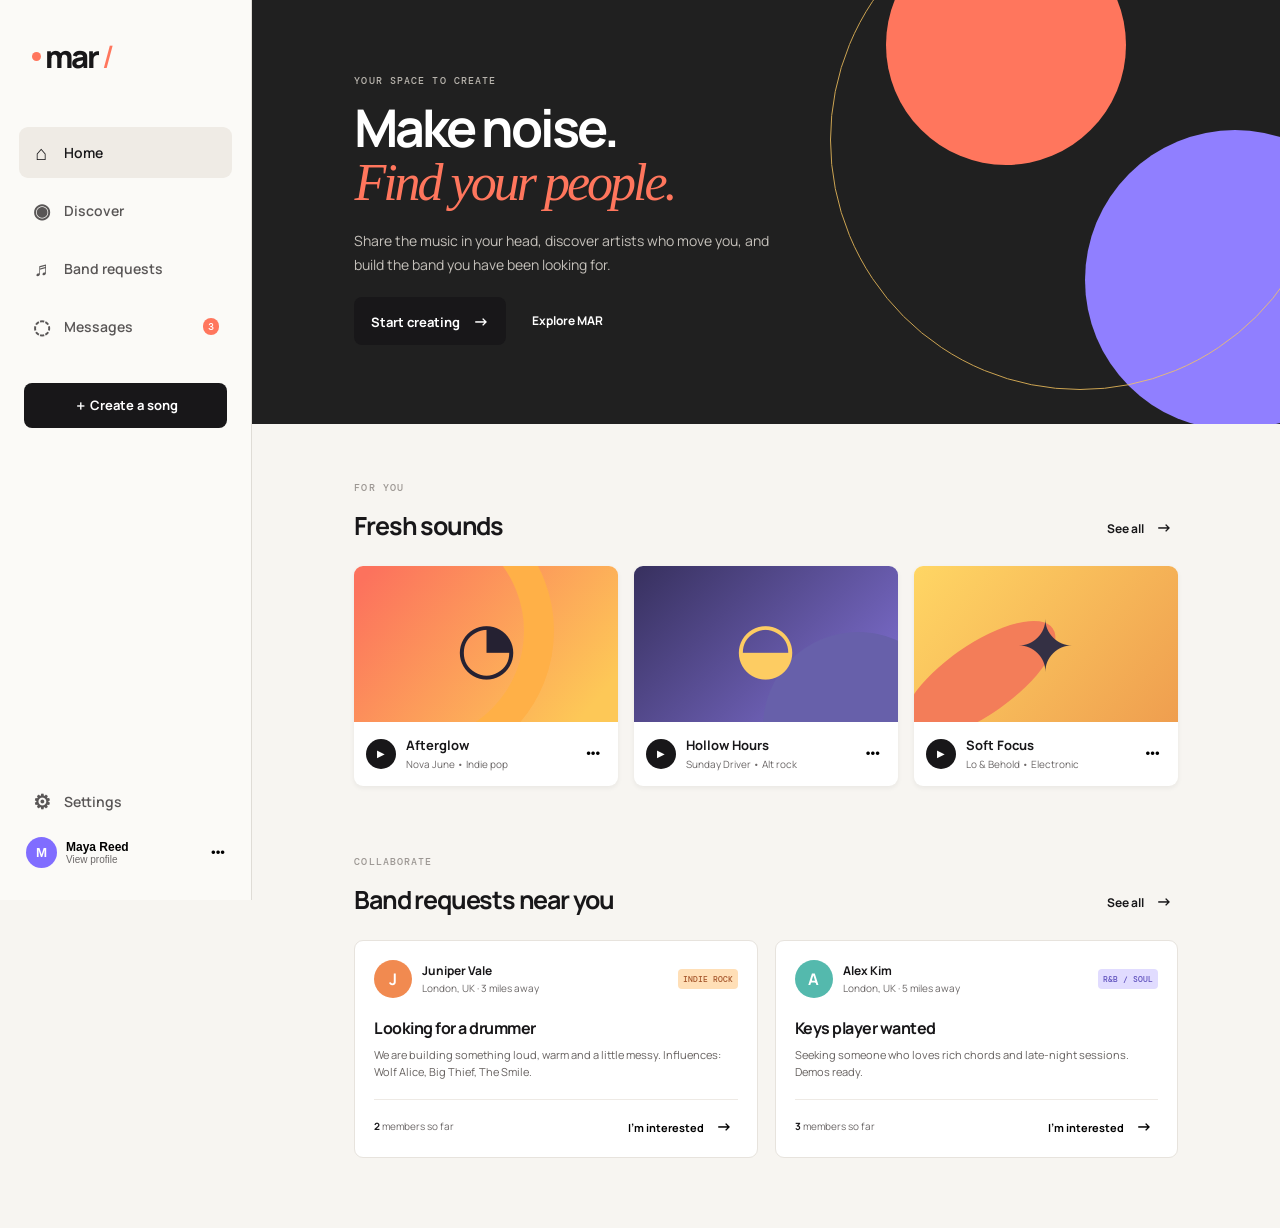
<file: index.html>
<!doctype html>
<html lang="en">
  <head>
    <meta charset="UTF-8" />
    <meta name="viewport" content="width=device-width, initial-scale=1.0" />
    <meta name="theme-color" content="#202020" />
    <meta name="apple-mobile-web-app-capable" content="yes" />
    <link rel="manifest" href="manifest.webmanifest" />
    <title>MAR — Make music. Meet your band.</title>
    <link rel="preconnect" href="https://fonts.googleapis.com" />
    <link rel="preconnect" href="https://fonts.gstatic.com" crossorigin />
    <link href="https://fonts.googleapis.com/css2?family=DM+Mono:wght@400;500&family=Manrope:wght@400;500;600;700;800&display=swap" rel="stylesheet" />
    <link rel="stylesheet" href="style.css" />
    <link rel="stylesheet" href="pages.css" />
    <link rel="stylesheet" href="call-interface.css" />
  </head>
  <body>
    <div class="app-shell">
      <aside class="sidebar">
        <a class="brand" href="#"><span class="brand-dot"></span>mar<span class="brand-mark">/</span></a>
        <nav>
          <button class="nav-item active" data-page="home"><span>⌂</span> Home</button>
          <button class="nav-item" data-page="discover"><span>◉</span> Discover</button>
          <button class="nav-item" data-page="bands"><span>♬</span> Band requests</button>
          <button class="nav-item" data-page="messages"><span>◌</span> Messages <b>3</b></button>
        </nav>
        <button class="create-button" id="createSong">＋ Create a song</button>
        <div class="sidebar-bottom">
          <button class="nav-item"><span>⚙</span> Settings</button>
          <button class="user-card"><span class="avatar small purple">M</span><span><strong>Maya Reed</strong><em>View profile</em></span><i>•••</i></button>
        </div>
      </aside>

      <main>
        <header class="mobile-header"><a class="brand" href="#"><span class="brand-dot"></span>mar<span class="brand-mark">/</span></a><button aria-label="menu">☰</button></header>
        <section class="hero">
          <p class="eyebrow">YOUR SPACE TO CREATE</p>
          <h1>Make noise.<br /><em>Find your people.</em></h1>
          <p class="hero-copy">Share the music in your head, discover artists who move you, and build the band you have been looking for.</p>
          <div class="hero-actions"><button class="primary" id="startCreating">Start creating <span>→</span></button><button class="text-button">Explore MAR</button></div>
          <div class="orb orb-one"></div><div class="orb orb-two"></div><div class="orb orb-three"></div>
        </section>

        <section class="content-section">
          <div class="section-heading"><div><p class="eyebrow">FOR YOU</p><h2>Fresh sounds</h2></div><button class="see-all">See all <span>→</span></button></div>
          <div class="tracks">
            <article class="track-card coral"><div class="cover cover-one"><span>◔</span></div><div class="track-info"><button class="play" aria-label="play">▶</button><div><h3>Afterglow</h3><p>Nova June <span>•</span> Indie pop</p></div><button class="more">•••</button></div></article>
            <article class="track-card blue"><div class="cover cover-two"><span>◒</span></div><div class="track-info"><button class="play" aria-label="play">▶</button><div><h3>Hollow Hours</h3><p>Sunday Driver <span>•</span> Alt rock</p></div><button class="more">•••</button></div></article>
            <article class="track-card yellow"><div class="cover cover-three"><span>✦</span></div><div class="track-info"><button class="play" aria-label="play">▶</button><div><h3>Soft Focus</h3><p>Lo &amp; Behold <span>•</span> Electronic</p></div><button class="more">•••</button></div></article>
          </div>
        </section>

        <section class="content-section requests-section">
          <div class="section-heading"><div><p class="eyebrow">COLLABORATE</p><h2>Band requests near you</h2></div><button class="see-all">See all <span>→</span></button></div>
          <div class="requests">
            <article class="request-card"><div class="request-top"><span class="avatar orange">J</span><div><h3>Juniper Vale</h3><p>London, UK · 3 miles away</p></div><span class="genre">INDIE ROCK</span></div><h4>Looking for a drummer</h4><p class="request-text">We are building something loud, warm and a little messy. Influences: Wolf Alice, Big Thief, The Smile.</p><div class="request-footer"><span><b>2</b> members so far</span><button class="join">I’m interested <span>→</span></button></div></article>
            <article class="request-card"><div class="request-top"><span class="avatar mint">A</span><div><h3>Alex Kim</h3><p>London, UK · 5 miles away</p></div><span class="genre violet">R&amp;B / SOUL</span></div><h4>Keys player wanted</h4><p class="request-text">Seeking someone who loves rich chords and late-night sessions. Demos ready.</p><div class="request-footer"><span><b>3</b> members so far</span><button class="join">I’m interested <span>→</span></button></div></article>
          </div>
        </section>
      </main>
    </div>
    <div class="modal" id="modal" aria-hidden="true"><div class="modal-card"><button class="close" id="closeModal">×</button><p class="eyebrow">NEW SONG</p><h2>What are you making?</h2><input placeholder="Give your song a title" autofocus /><div class="record-row"><button class="record">●</button><span>Tap to start recording</span></div><button class="primary full">Create song <span>→</span></button></div></div>
    <div class="video-call" id="videoCall"><div class="call-room"><div class="call-header"><strong>MAR band room</strong><span>● Live</span></div><video id="camera" autoplay muted playsinline></video><div class="call-controls"><button title="Microphone">🎙</button><button title="Camera">◉</button><button class="end" id="endCall">☎</button></div></div></div>
    <div class="modal" id="bandModal"><div class="modal-card band-dialog"><button class="close" id="closeBand">×</button><p class="eyebrow">NEW BAND</p><h2>Start a band</h2><input id="bandName" placeholder="Band name" /><input placeholder="Your genre, e.g. Indie rock" /><textarea placeholder="Who are you looking for?"></textarea><button class="primary full" id="makeBand">Create band <span>→</span></button></div></div>
    <nav class="mobile-nav"><button class="active">⌂<span>Home</span></button><button>◉<span>Discover</span></button><button>♬<span>Bands</span></button><button>◌<span>Inbox</span></button></nav>
    <script src="app.js"></script>
  </body>
</html>
</file>
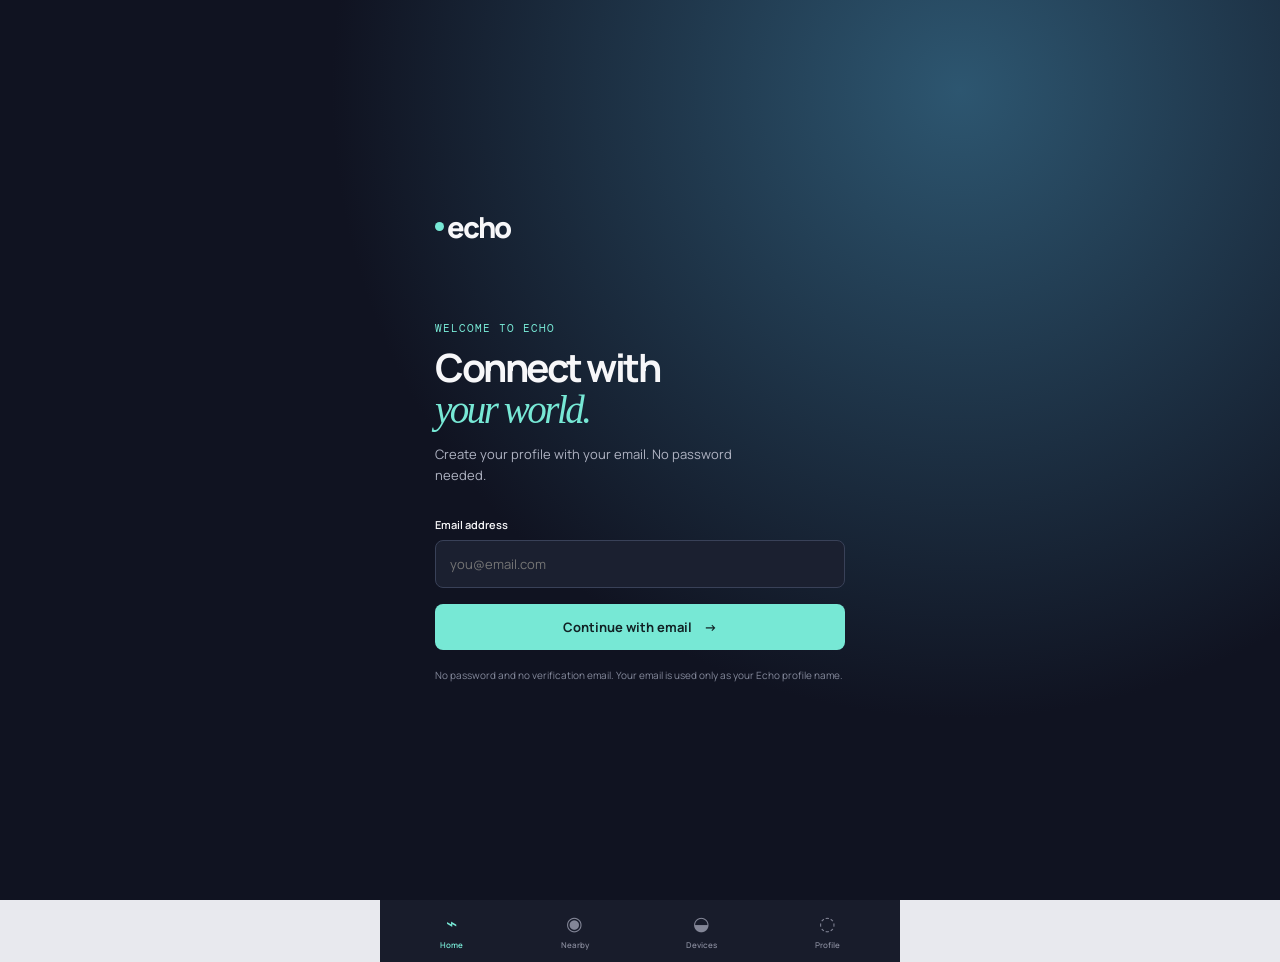
<file: echo/index.html>
<!doctype html>
<html lang="en">
<head>
  <meta charset="UTF-8" />
  <meta name="viewport" content="width=device-width, initial-scale=1.0" />
  <meta name="theme-color" content="#101321" />
  <title>Echo — Bluetooth, made human</title>
  <link rel="stylesheet" href="style.css" />
</head>
<body>
  <section class="auth-screen" id="authScreen">
    <div class="auth-card">
      <div class="wordmark"><i></i>echo</div>
      <p class="auth-eyebrow">WELCOME TO ECHO</p>
      <h1>Connect with<br><em>your world.</em></h1>
      <p class="auth-copy">Create your profile with your email. No password needed.</p>
      <form id="emailForm"><label for="email">Email address</label><input id="email" type="email" autocomplete="email" placeholder="you@email.com" required /><button>Continue with email <span>→</span></button></form>
      <p class="auth-note">No password and no verification email. Your email is used only as your Echo profile name.</p>
    </div>
  </section>
  <main class="phone">
    <header><div class="wordmark"><i></i>echo</div><button class="profile">K</button></header>
    <section class="welcome"><p>GOOD EVENING, KADE</p><h1>Everything<br><em>in sync.</em></h1></section>
    <section class="headphones card" id="headphones">
      <div class="device-icon">◖<span>◗</span></div>
      <div><small>YOUR AUDIO</small><h2 id="deviceName">No headphones connected</h2><p id="deviceInfo">Connect from your phone settings</p></div>
      <button class="connect" id="connectAudio">Connect</button>
    </section>
    <section class="section-title"><div><small>NEARBY ON ECHO</small><h2>Say hello</h2></div><button id="refresh">↻</button></section>
    <section class="people" id="people">
      <article class="person"><span class="avatar one">J</span><div><h3>Jay</h3><p>12 m away · Open to chat</p></div><button class="talk">Talk</button></article>
      <article class="person"><span class="avatar two">A</span><div><h3>Amara</h3><p>24 m away · Listening now</p></div><button class="talk">Talk</button></article>
      <article class="person"><span class="avatar three">M</span><div><h3>Max</h3><p>38 m away · Open to chat</p></div><button class="talk">Talk</button></article>
    </section>
    <section class="section-title"><div><small>YOUR DEVICES</small><h2>Quick controls</h2></div><button class="add" id="addDevice">＋</button></section>
    <section class="controls">
      <button class="control"><b>◉</b><span>Speaker</span><em>Not connected</em></button>
      <button class="control"><b>⌁</b><span>Smart lights</span><em>Not connected</em></button>
      <button class="control"><b>⌕</b><span>Find device</span><em>Nearby scan</em></button>
    </section>
    <nav><button class="selected">⌁<span>Home</span></button><button>◉<span>Nearby</span></button><button>◒<span>Devices</span></button><button>◌<span>Profile</span></button></nav>
  </main>
  <div class="sheet" id="sheet"><div class="sheet-card"><button class="close">×</button><div class="call-icon">◉</div><small>VOICE REQUEST</small><h2 id="sheetName">Talk with Jay?</h2><p>They will need to accept before the call begins.</p><button class="allow" id="requestCall">Send talk request</button></div></div>
  <script src="app.js"></script>
</body>
</html>
</file>
<file: style.css>
:root{--ink:#181719;--muted:#6c6868;--paper:#f7f5f1;--coral:#ff765d;--yellow:#fecf58;--purple:#806dff;--line:#dfdcd6}*{box-sizing:border-box}body{margin:0;background:var(--paper);color:var(--ink);font-family:Manrope,Arial,sans-serif}.app-shell{display:grid;grid-template-columns:252px minmax(0,1fr);min-height:100vh}.sidebar{border-right:1px solid var(--line);background:#fbfaf7;padding:35px 19px 22px;display:flex;flex-direction:column;position:sticky;top:0;height:100vh}.brand{font-size:31px;font-weight:800;letter-spacing:-2px;color:var(--ink);text-decoration:none;display:flex;align-items:center;gap:4px;padding-left:13px}.brand-dot{width:9px;height:9px;background:var(--coral);border-radius:50%;display:inline-block}.brand-mark{color:var(--coral);font-weight:500}nav{margin-top:50px;display:grid;gap:7px}.nav-item{border:0;background:transparent;border-radius:9px;color:#595656;text-align:left;padding:12px 13px;font:600 14px Manrope;display:flex;align-items:center;gap:13px;cursor:pointer}.nav-item span{font-size:20px;width:19px;text-align:center}.nav-item.active,.nav-item:hover{background:#efebe5;color:var(--ink)}.nav-item b{margin-left:auto;background:var(--coral);color:white;font:500 10px 'DM Mono';padding:2px 5px;border-radius:10px}.create-button,.primary{border:0;background:var(--ink);color:#fff;font:700 13px Manrope;border-radius:8px;cursor:pointer}.create-button{padding:13px;margin:31px 5px}.sidebar-bottom{margin-top:auto}.user-card{display:flex;align-items:center;gap:9px;border:0;background:transparent;text-align:left;padding:10px 7px;width:100%;cursor:pointer}.user-card strong,.user-card em{display:block;font-size:12px;font-style:normal}.user-card em{color:var(--muted);font-size:10px}.user-card i{font-style:normal;margin-left:auto}.avatar{width:38px;height:38px;border-radius:50%;display:inline-grid;place-items:center;color:#fff;font-weight:700;background:#444}.avatar.small{width:31px;height:31px}.purple{background:#806dff}.orange{background:#f18a50}.mint{background:#54b9ad}main{overflow:hidden}.hero{height:424px;background:#202020;color:white;padding:74px max(8vw,68px);position:relative;overflow:hidden}.eyebrow{font:500 10px 'DM Mono';letter-spacing:1.1px;margin:0 0 14px;color:#9c9793}.hero .eyebrow{color:#b8b4ad}.hero h1{font-size:52px;letter-spacing:-3px;line-height:1.02;margin:0;position:relative;z-index:1}.hero h1 em{font-family:Georgia,serif;font-weight:400;color:var(--coral)}.hero-copy{max-width:430px;color:#c5c1bb;font-size:14px;line-height:1.7;position:relative;z-index:1;margin:20px 0}.hero-actions{display:flex;align-items:center;gap:20px;position:relative;z-index:1}.primary{padding:13px 17px}.primary span,.see-all span,.join span{margin-left:10px;font-size:16px}.text-button,.see-all{background:none;border:0;color:inherit;font:700 12px Manrope;cursor:pointer}.orb{border-radius:50%;position:absolute;filter:blur(.3px)}.orb-one{background:var(--coral);width:240px;height:240px;right:15%;top:-75px}.orb-two{background:var(--purple);width:300px;height:300px;right:-105px;top:130px;mix-blend-mode:screen}.orb-three{border:1px solid #f7c55f;width:500px;height:500px;right:-50px;top:-110px;opacity:.8}.content-section{padding:57px max(8vw,68px) 10px}.section-heading{display:flex;justify-content:space-between;align-items:flex-end;margin-bottom:23px}.section-heading h2{font-size:25px;letter-spacing:-1.2px;margin:0}.see-all{color:var(--ink);padding-bottom:5px}.tracks{display:grid;grid-template-columns:repeat(3,minmax(0,1fr));gap:16px}.track-card{border-radius:9px;overflow:hidden;background:white;box-shadow:0 2px 5px #201d1810}.cover{height:156px;position:relative;overflow:hidden;display:grid;place-items:center;font-size:70px}.cover:before,.cover:after{content:"";position:absolute;border-radius:50%}.cover-one{background:linear-gradient(130deg,#fc725d 5%,#fdc857 90%);color:#252132}.cover-one:before{width:220px;height:220px;border:30px solid #ffb047;top:-75px;left:-80px}.cover-two{background:linear-gradient(135deg,#37305e,#8373d8);color:#fdcc62}.cover-two:after{width:190px;height:190px;background:#6760aa;right:-55px;bottom:-100px}.cover-three{background:linear-gradient(130deg,#ffd664,#ef9e4f);color:#343044}.cover-three:before{width:180px;height:70px;background:#f37d59;border-radius:50%;transform:rotate(-35deg);bottom:7px;left:-25px}.cover span{z-index:1}.track-info{padding:14px 12px 15px;display:flex;align-items:center;gap:10px}.track-info h3{font-size:13px;margin:0}.track-info p{font-size:10px;color:var(--muted);margin:3px 0 0}.play{border:0;background:var(--ink);color:white;width:30px;height:30px;border-radius:50%;font-size:10px;padding-left:6px;cursor:pointer}.more{border:0;background:none;margin-left:auto;cursor:pointer}.requests-section{padding-top:59px;padding-bottom:70px}.requests{display:grid;grid-template-columns:repeat(2,minmax(0,1fr));gap:17px}.request-card{background:#fff;border:1px solid #e7e3dd;border-radius:9px;padding:19px}.request-top{display:flex;align-items:center;gap:10px}.request-top h3{font-size:12px;margin:0}.request-top p{font-size:10px;color:var(--muted);margin:2px 0}.genre{font:500 8px 'DM Mono';background:#ffdfb7;color:#a5552a;border-radius:4px;padding:5px;margin-left:auto;white-space:nowrap}.genre.violet{background:#e1dcff;color:#5e50bd}.request-card h4{font-size:16px;letter-spacing:-.5px;margin:19px 0 7px}.request-text{font-size:11px;line-height:1.55;color:#66615f;margin:0;min-height:36px}.request-footer{margin-top:17px;border-top:1px solid #eeeae5;padding-top:14px;display:flex;justify-content:space-between;align-items:center;font-size:10px;color:var(--muted)}.request-footer b{color:var(--ink)}.join{border:0;background:none;font:700 11px Manrope;cursor:pointer}.mobile-header,.mobile-nav{display:none}.modal{position:fixed;inset:0;background:#181719aa;z-index:4;display:none;place-items:center;padding:20px}.modal.show{display:grid}.modal-card{background:#faf9f6;border-radius:14px;padding:30px;width:min(410px,100%);position:relative}.modal-card h2{letter-spacing:-1px;margin:0 0 20px}.modal input{width:100%;padding:14px;border:1px solid #dcd7d0;border-radius:7px;font:14px Manrope}.close{position:absolute;right:18px;top:14px;border:0;background:none;font-size:27px;cursor:pointer}.record-row{display:flex;align-items:center;gap:10px;margin:20px 0;color:var(--muted);font-size:12px}.record{border:0;background:var(--coral);color:white;width:35px;height:35px;border-radius:50%;font-size:15px}.full{width:100%}@media(max-width:750px){.app-shell{display:block}.sidebar{display:none}.mobile-header{display:flex;align-items:center;justify-content:space-between;padding:17px 20px;background:#fbfaf7}.mobile-header .brand{padding:0;font-size:27px}.mobile-header button{border:0;background:none;font-size:22px}.hero{height:410px;padding:57px 24px}.hero h1{font-size:43px}.hero-copy{font-size:13px;max-width:300px}.orb-one{right:-55px}.content-section{padding:42px 20px 0}.tracks{display:flex;overflow:auto;margin-right:-20px;padding-right:20px}.track-card{min-width:225px}.requests{grid-template-columns:1fr}.requests-section{padding-bottom:90px}.mobile-nav{position:fixed;bottom:0;left:0;right:0;background:#fff;border-top:1px solid #ece8e1;display:flex;justify-content:space-around;padding:10px 5px 9px;z-index:3}.mobile-nav button{border:0;background:transparent;font-size:18px;color:#7c7875;display:grid;gap:3px;place-items:center}.mobile-nav span{font:600 9px Manrope}.mobile-nav .active{color:var(--coral)}}
</file>
<file: pages.css>
.page{padding:62px 8vw}.page h1{font-size:38px;letter-spacing:-2px;margin:0 0 8px}.page-intro{color:#6c6868;font-size:14px;margin:0 0 28px}.artist-grid{display:grid;grid-template-columns:repeat(3,1fr);gap:16px}.artist-card{background:#fff;border:1px solid #dfdcd6;border-radius:10px;padding:19px}.artist-card .avatar{margin-bottom:13px;width:48px;height:48px}.artist-card h3{margin:0;font-size:15px}.artist-card p{font-size:11px;color:#6c6868;line-height:1.5}.tag{font:500 9px 'DM Mono';background:#ede9e4;padding:5px 7px;border-radius:4px}.message-list{max-width:680px;background:#fff;border:1px solid #dfdcd6;border-radius:10px;overflow:hidden}.message{width:100%;border:0;border-bottom:1px solid #eeeae5;background:#fff;padding:17px;display:flex;gap:12px;text-align:left}.message strong{font-size:13px}.message p{font-size:11px;color:#6c6868;margin:4px 0 0}@media(max-width:750px){.page{padding:39px 20px 90px}.artist-grid{grid-template-columns:1fr 1fr}.page h1{font-size:31px}}
</file>
<file: call-interface.css>
.page-actions{display:flex;gap:10px;margin:0 0 28px}.outline{border:1px solid #181719;background:transparent;border-radius:8px;padding:11px 14px;font:700 12px Manrope;cursor:pointer}.call{margin-left:auto;border:0;background:#ede9e4;border-radius:7px;padding:7px 10px;font:700 10px Manrope;cursor:pointer}.chat-card{max-width:680px;background:#fff;border:1px solid #dfdcd6;border-radius:10px;padding:18px}.chat-card h3{margin:0}.chat-card p{font-size:12px;color:#6c6868}.chat-form{display:flex;gap:8px;margin-top:18px}.chat-form input{flex:1;border:1px solid #dfdcd6;border-radius:7px;padding:10px;font:12px Manrope}.chat-form button{border:0;background:#181719;color:#fff;border-radius:7px;padding:0 14px;font:700 11px Manrope}.video-call{position:fixed;inset:0;background:#171719e8;z-index:7;display:none;place-items:center;padding:20px}.video-call.show{display:grid}.call-room{width:min(760px,100%);background:#29282b;border-radius:14px;padding:16px;color:#fff}.call-room video{background:#111;width:100%;height:min(50vw,390px);object-fit:cover;border-radius:9px}.call-header,.call-controls{display:flex;justify-content:space-between;align-items:center;padding:12px 3px 0}.call-controls{justify-content:center;gap:10px}.call-controls button{border:0;border-radius:50%;width:42px;height:42px;font-size:16px}.end{background:#f36256;color:#fff}.band-dialog{max-width:440px}.band-dialog input,.band-dialog textarea{width:100%;border:1px solid #dfdcd6;border-radius:7px;padding:11px;font:12px Manrope;margin:7px 0}.band-dialog textarea{height:80px;resize:vertical}
</file>
<file: echo/style.css>
@import url('https://fonts.googleapis.com/css2?family=DM+Mono&family=Manrope:wght@500;600;700;800&display=swap');
*{box-sizing:border-box}body{margin:0;background:#e8e9ee;color:#f7f7f9;font-family:Manrope,Arial}.phone{max-width:520px;min-height:100vh;margin:auto;padding:30px 22px 98px;background:#101321;overflow:hidden;position:relative}header{display:flex;align-items:center;justify-content:space-between}.wordmark{font-size:29px;font-weight:800;letter-spacing:-2px}.wordmark i{display:inline-block;width:9px;height:9px;background:#77e8d5;border-radius:50%;margin:0 3px 7px 0}.profile{border:0;width:34px;height:34px;border-radius:50%;font:700 13px Manrope;background:#f2aa70;color:#1a1a20}.welcome{margin:54px 0 31px}.welcome p,small{font:12px 'DM Mono';letter-spacing:1px;color:#8a8d9d}.welcome h1{font-size:43px;line-height:1.02;letter-spacing:-2.8px;margin:12px 0}.welcome em{color:#77e8d5;font-family:Georgia,serif;font-weight:400}.card{background:#252a3d;border:1px solid #343a52;border-radius:15px;padding:18px;display:flex;gap:15px;align-items:center}.device-icon{font-size:31px;width:52px;height:52px;display:grid;place-items:center;border-radius:13px;background:#393f5b;color:#77e8d5}.device-icon span{margin-left:-14px}.card h2{font-size:14px;margin:5px 0 2px}.card p{font-size:10px;color:#9295a4;margin:0}.connect,.talk,.add{margin-left:auto;border:0;border-radius:8px;background:#77e8d5;color:#0f2526;font:700 11px Manrope;padding:9px 11px;cursor:pointer}.section-title{margin:34px 0 15px;display:flex;align-items:end;justify-content:space-between}.section-title h2{font-size:21px;letter-spacing:-1px;margin:4px 0 0}.section-title button{border:0;background:transparent;color:#77e8d5;font-size:20px;cursor:pointer}.people{display:grid;gap:9px}.person{display:flex;align-items:center;gap:12px;padding:10px 0;border-bottom:1px solid #252a39}.avatar{width:38px;height:38px;display:grid;place-items:center;border-radius:50%;font-weight:800;color:#14121b}.one{background:#e69ac5}.two{background:#a9a7f1}.three{background:#f1c269}.person h3{font-size:13px;margin:0}.person p{font-size:10px;color:#9699aa;margin:3px 0}.talk{padding:7px 11px}.controls{display:grid;grid-template-columns:repeat(3,1fr);gap:9px}.control{border:1px solid #31364c;background:#1b2030;border-radius:11px;padding:13px 8px;text-align:left;color:#fff;cursor:pointer}.control b{display:block;color:#77e8d5;font-size:20px}.control span{display:block;font-size:10px;margin:9px 0 3px}.control em{font:8px 'DM Mono';color:#8e92a2;font-style:normal}nav{position:absolute;bottom:0;left:0;right:0;background:#181c2b;border-top:1px solid #282d40;display:flex;justify-content:space-around;padding:11px}nav button{border:0;background:none;color:#838697;display:grid;gap:4px;place-items:center;font-size:19px}nav span{font:600 8px Manrope}.selected{color:#77e8d5}.sheet{display:none;position:fixed;inset:0;background:#050711a8;place-items:end center;padding:18px}.sheet.show{display:grid}.sheet-card{width:min(480px,100%);text-align:center;background:#f6f4f1;color:#171822;border-radius:20px;padding:29px;position:relative}.close{position:absolute;right:16px;top:12px;border:0;background:none;font-size:25px}.call-icon{width:52px;height:52px;border-radius:50%;display:grid;place-items:center;margin:auto;background:#77e8d5;font-size:23px}.sheet-card h2{margin:15px 0 7px;letter-spacing:-1px}.sheet-card p{font-size:12px;color:#70717a}.allow{width:100%;border:0;border-radius:9px;margin-top:15px;padding:14px;background:#171b29;color:#fff;font:700 13px Manrope}
.auth-screen{position:fixed;z-index:20;inset:0;display:grid;place-items:center;padding:24px;background:radial-gradient(circle at 75% 10%,#2d5670,#101321 50%)}.auth-screen.hide{display:none}.auth-card{width:min(410px,100%)}.auth-card .wordmark{margin-bottom:74px}.auth-eyebrow{font:11px 'DM Mono';letter-spacing:1px;color:#77e8d5}.auth-card h1{font-size:39px;line-height:1.05;letter-spacing:-2.5px;margin:12px 0}.auth-card h1 em{font-family:Georgia,serif;font-weight:400;color:#77e8d5}.auth-copy{font-size:13px;color:#afb3c2;line-height:1.6;max-width:300px}.auth-card form{display:grid;gap:8px;margin-top:31px}.auth-card label{font:600 11px Manrope}.auth-card input{border:1px solid #394158;background:#1b2030;color:#fff;padding:14px;border-radius:8px;font:13px Manrope}.auth-card form button{border:0;background:#77e8d5;color:#112124;padding:14px;border-radius:8px;margin-top:8px;font:700 13px Manrope}.auth-card form span{margin-left:9px}.auth-note{font-size:10px;line-height:1.5;color:#858a9c;margin-top:18px}
</file>
